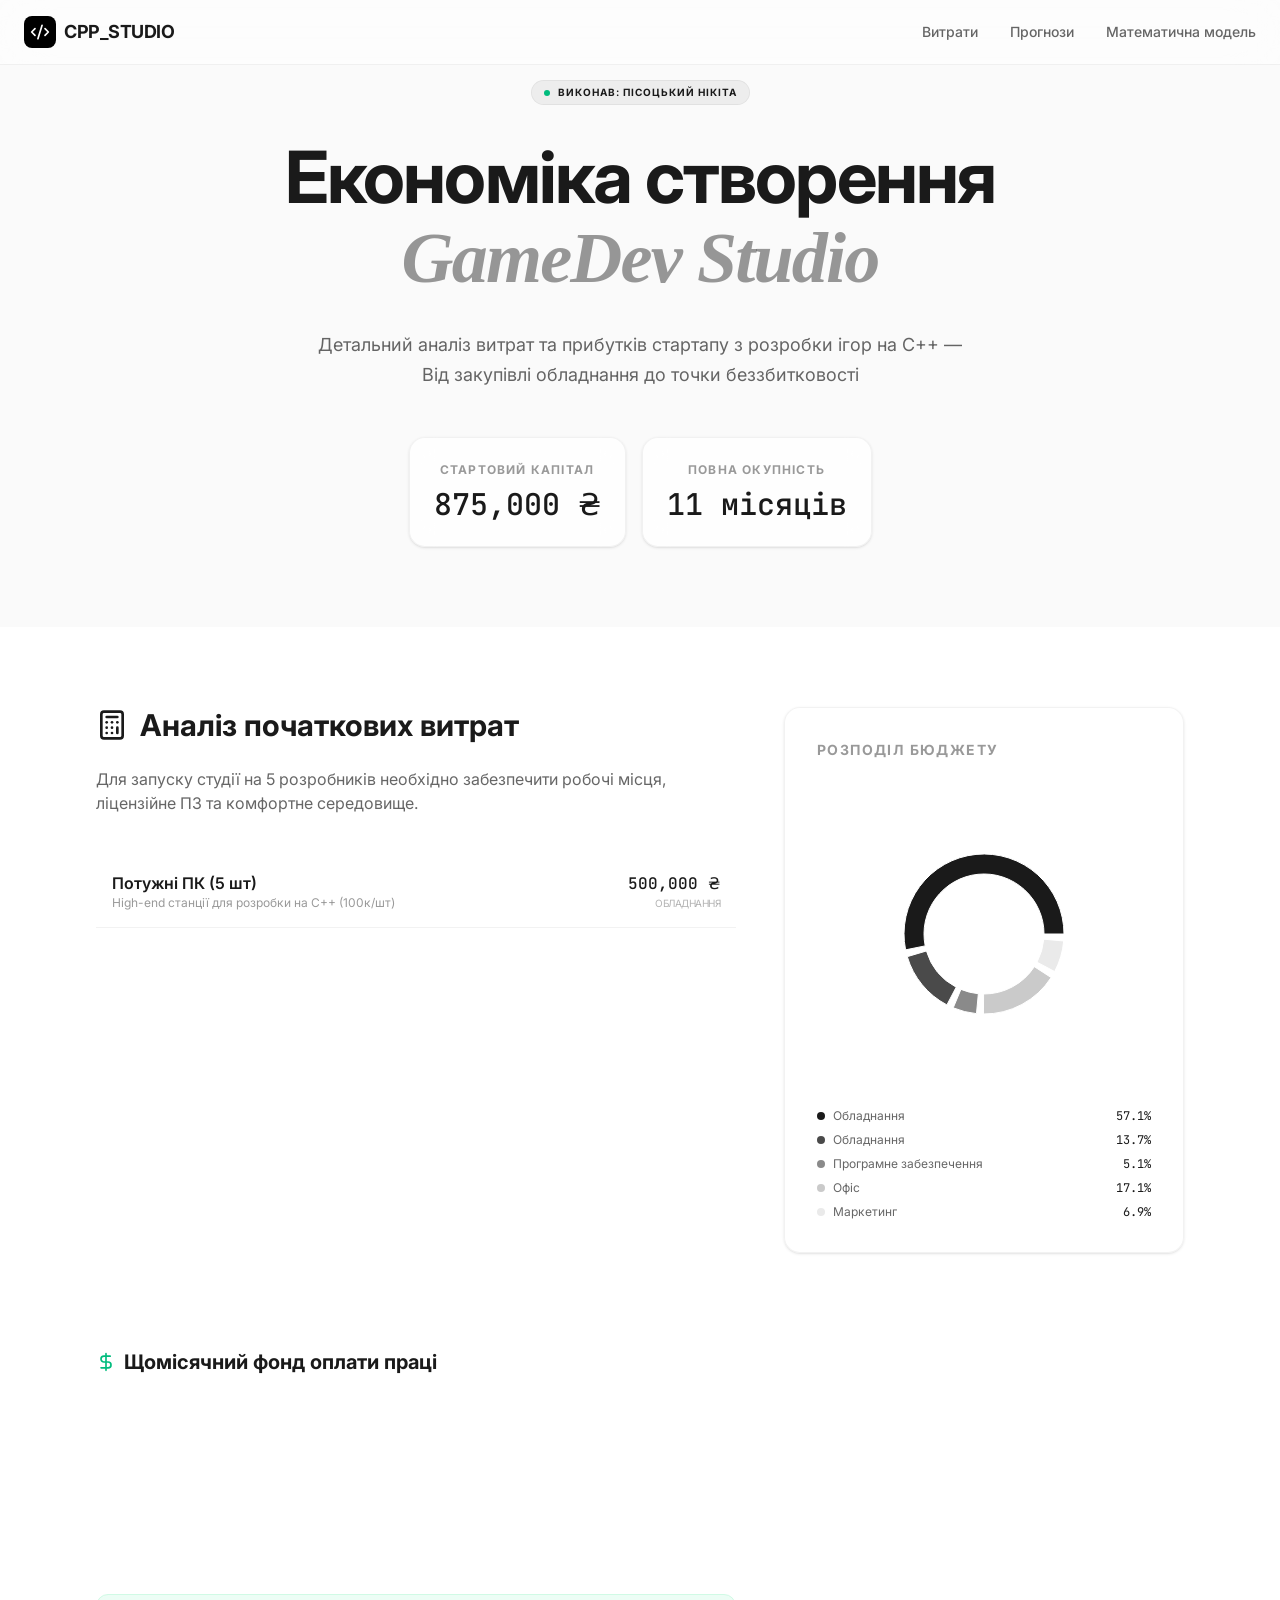
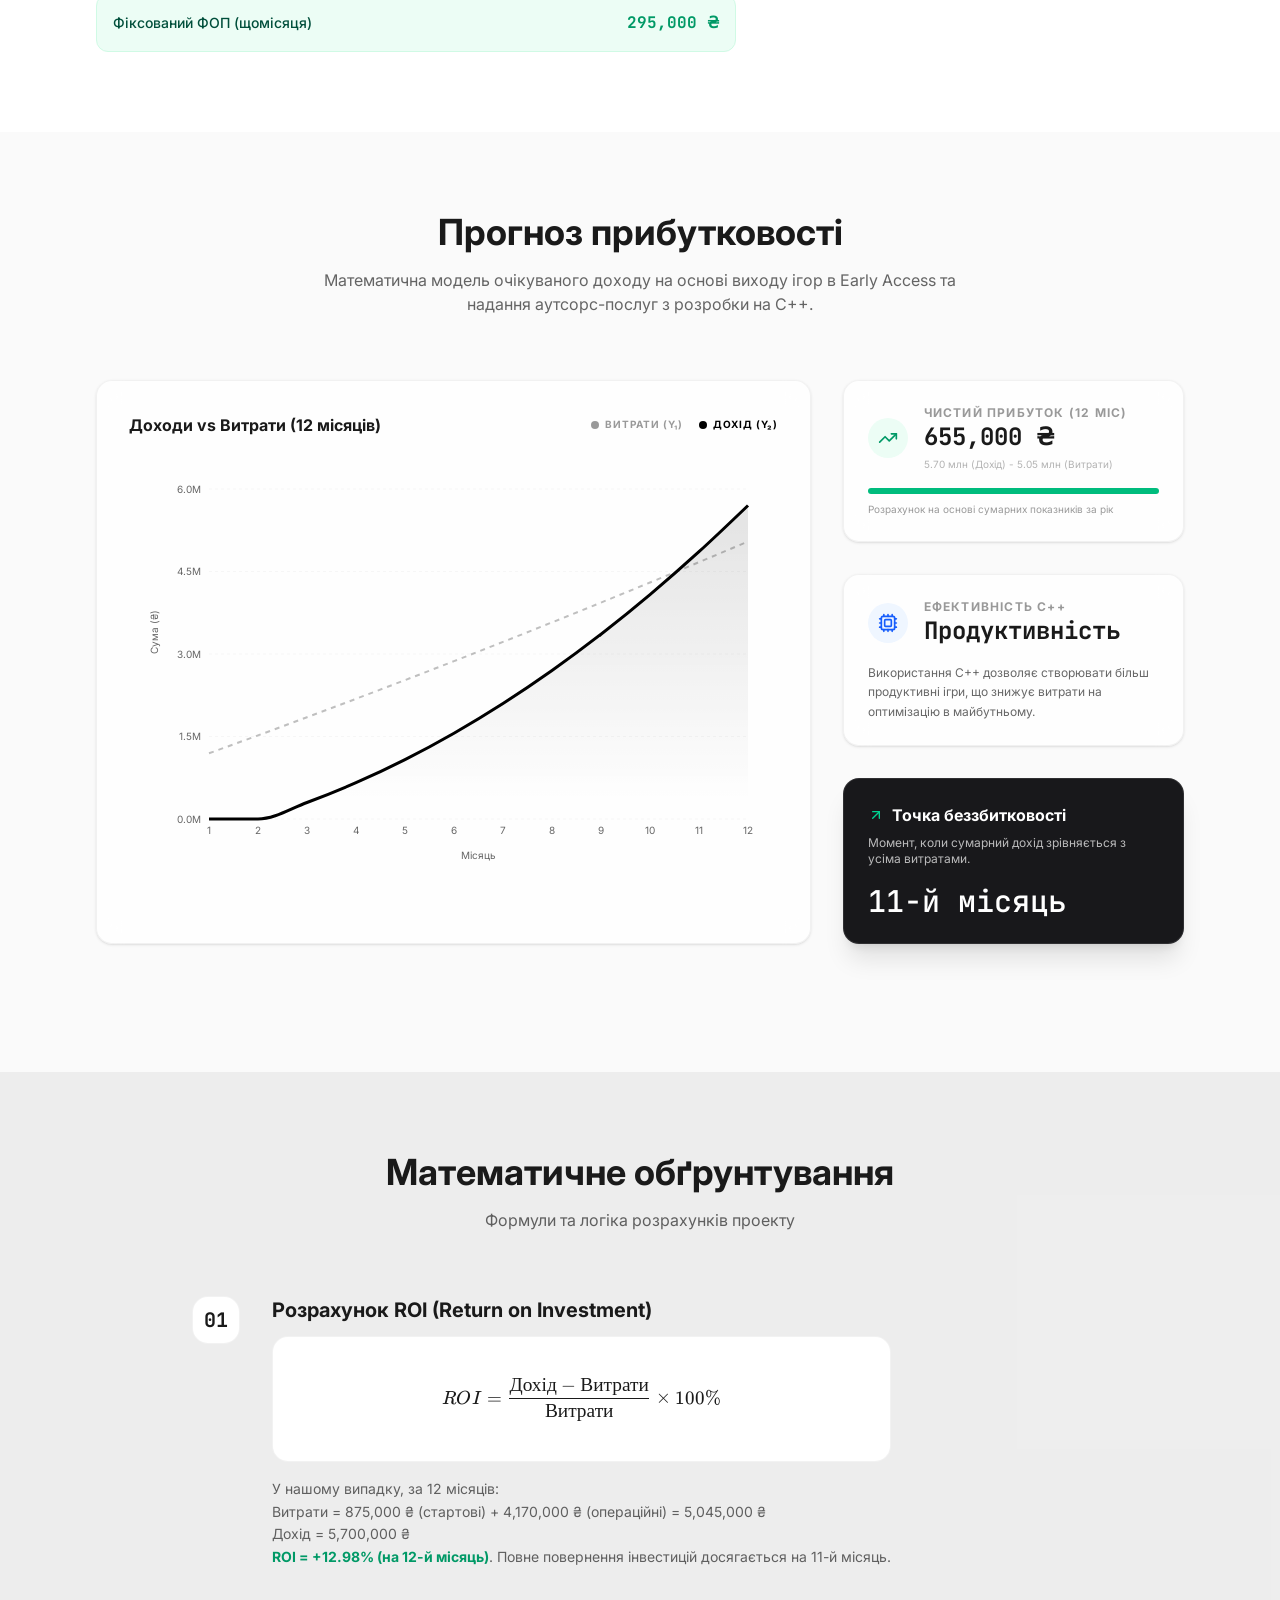
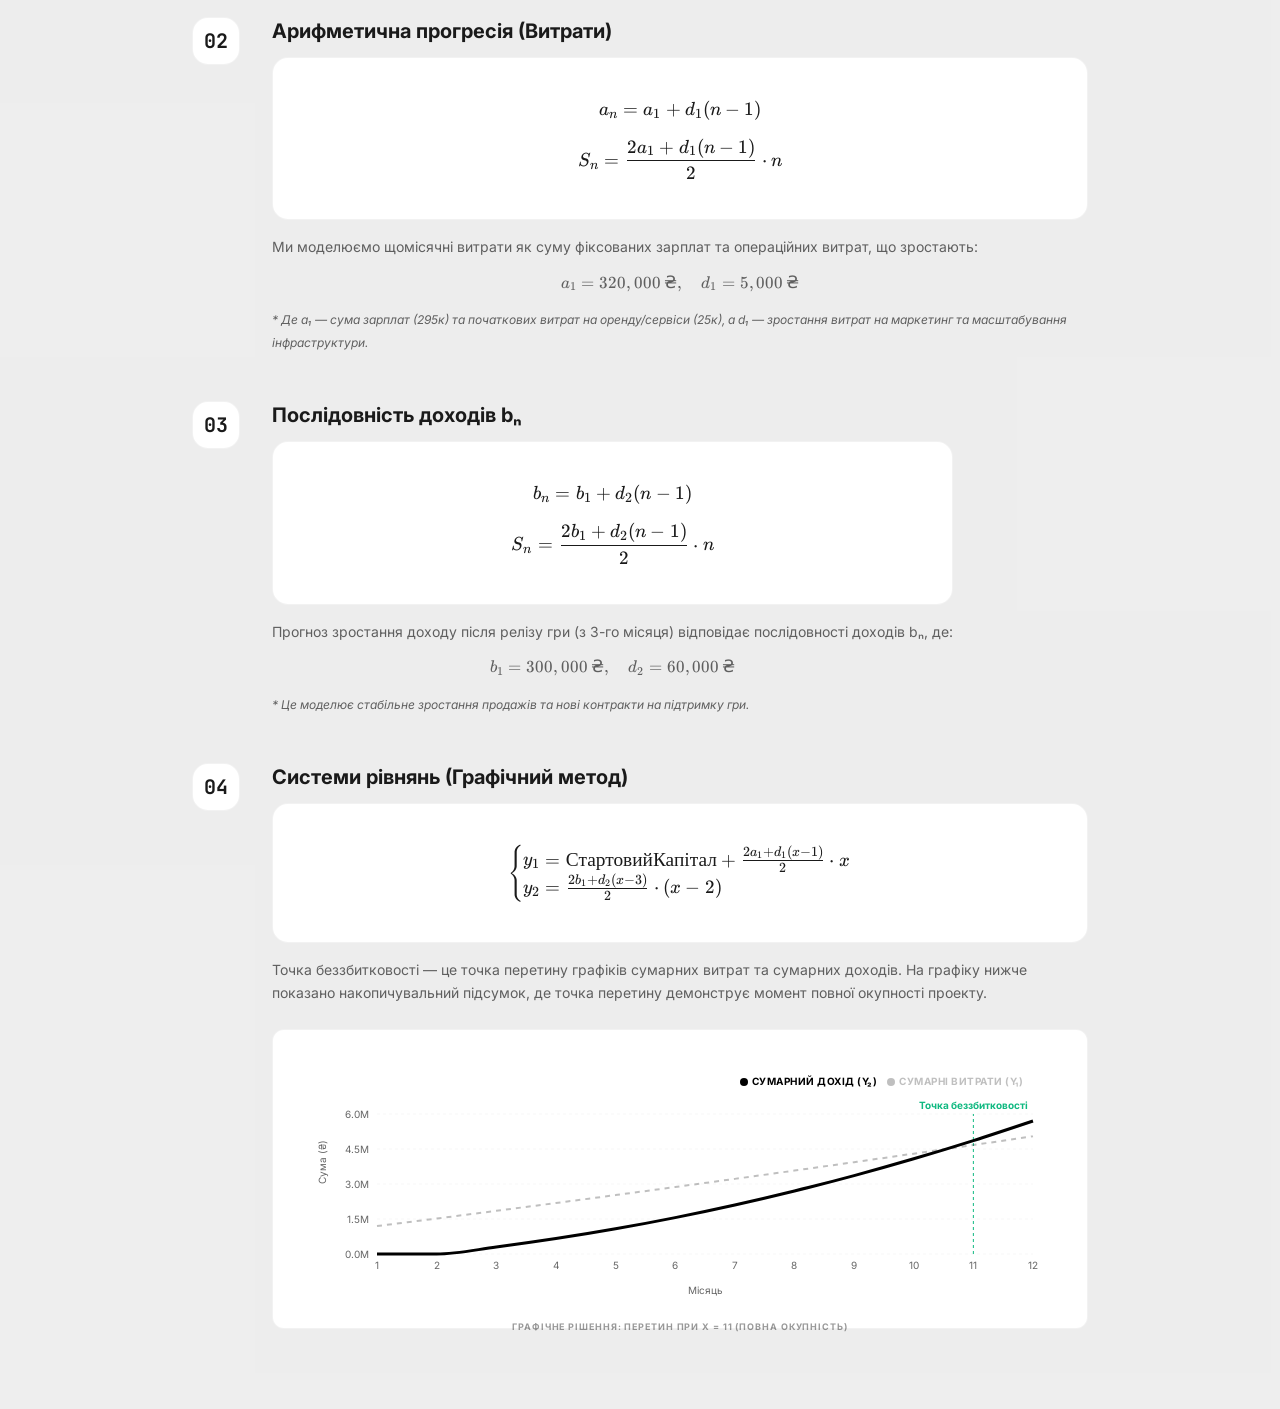
<file: site/index.html>
<!doctype html>
<html lang="en">
  <head>
    <meta charset="UTF-8" />
    <meta name="viewport" content="width=device-width, initial-scale=1.0" />
    <title>CppStudio | Math Project</title>
    <script type="module" crossorigin src="./assets/index-Bos64Ub0.js"></script>
    <link rel="stylesheet" crossorigin href="./assets/index-VuOb-CQ6.css">
  </head>
  <body>
    <div id="root"></div>
  </body>
</html>
</file>
<file: site/assets/index-VuOb-CQ6.css>
@import"https://fonts.googleapis.com/css2?family=Inter:wght@300;400;500;600;700&family=JetBrains+Mono:wght@400;500&display=swap";@font-face{font-display:block;font-family:KaTeX_AMS;font-style:normal;font-weight:400;src:url(./KaTeX_AMS-Regular-BQhdFMY1.woff2) format("woff2"),url(./KaTeX_AMS-Regular-DMm9YOAa.woff) format("woff"),url(./KaTeX_AMS-Regular-DRggAlZN.ttf) format("truetype")}@font-face{font-display:block;font-family:KaTeX_Caligraphic;font-style:normal;font-weight:700;src:url(./KaTeX_Caligraphic-Bold-Dq_IR9rO.woff2) format("woff2"),url(./KaTeX_Caligraphic-Bold-BEiXGLvX.woff) format("woff"),url(./KaTeX_Caligraphic-Bold-ATXxdsX0.ttf) format("truetype")}@font-face{font-display:block;font-family:KaTeX_Caligraphic;font-style:normal;font-weight:400;src:url(./KaTeX_Caligraphic-Regular-Di6jR-x-.woff2) format("woff2"),url(./KaTeX_Caligraphic-Regular-CTRA-rTL.woff) format("woff"),url(./KaTeX_Caligraphic-Regular-wX97UBjC.ttf) format("truetype")}@font-face{font-display:block;font-family:KaTeX_Fraktur;font-style:normal;font-weight:700;src:url(./KaTeX_Fraktur-Bold-CL6g_b3V.woff2) format("woff2"),url(./KaTeX_Fraktur-Bold-BsDP51OF.woff) format("woff"),url(./KaTeX_Fraktur-Bold-BdnERNNW.ttf) format("truetype")}@font-face{font-display:block;font-family:KaTeX_Fraktur;font-style:normal;font-weight:400;src:url(./KaTeX_Fraktur-Regular-CTYiF6lA.woff2) format("woff2"),url(./KaTeX_Fraktur-Regular-Dxdc4cR9.woff) format("woff"),url(./KaTeX_Fraktur-Regular-CB_wures.ttf) format("truetype")}@font-face{font-display:block;font-family:KaTeX_Main;font-style:normal;font-weight:700;src:url(./KaTeX_Main-Bold-Cx986IdX.woff2) format("woff2"),url(./KaTeX_Main-Bold-Jm3AIy58.woff) format("woff"),url(./KaTeX_Main-Bold-waoOVXN0.ttf) format("truetype")}@font-face{font-display:block;font-family:KaTeX_Main;font-style:italic;font-weight:700;src:url(./KaTeX_Main-BoldItalic-DxDJ3AOS.woff2) format("woff2"),url(./KaTeX_Main-BoldItalic-SpSLRI95.woff) format("woff"),url(./KaTeX_Main-BoldItalic-DzxPMmG6.ttf) format("truetype")}@font-face{font-display:block;font-family:KaTeX_Main;font-style:italic;font-weight:400;src:url(./KaTeX_Main-Italic-NWA7e6Wa.woff2) format("woff2"),url(./KaTeX_Main-Italic-BMLOBm91.woff) format("woff"),url(./KaTeX_Main-Italic-3WenGoN9.ttf) format("truetype")}@font-face{font-display:block;font-family:KaTeX_Main;font-style:normal;font-weight:400;src:url(./KaTeX_Main-Regular-B22Nviop.woff2) format("woff2"),url(./KaTeX_Main-Regular-Dr94JaBh.woff) format("woff"),url(./KaTeX_Main-Regular-ypZvNtVU.ttf) format("truetype")}@font-face{font-display:block;font-family:KaTeX_Math;font-style:italic;font-weight:700;src:url(./KaTeX_Math-BoldItalic-CZnvNsCZ.woff2) format("woff2"),url(./KaTeX_Math-BoldItalic-iY-2wyZ7.woff) format("woff"),url(./KaTeX_Math-BoldItalic-B3XSjfu4.ttf) format("truetype")}@font-face{font-display:block;font-family:KaTeX_Math;font-style:italic;font-weight:400;src:url(./KaTeX_Math-Italic-t53AETM-.woff2) format("woff2"),url(./KaTeX_Math-Italic-DA0__PXp.woff) format("woff"),url(./KaTeX_Math-Italic-flOr_0UB.ttf) format("truetype")}@font-face{font-display:block;font-family:KaTeX_SansSerif;font-style:normal;font-weight:700;src:url(./KaTeX_SansSerif-Bold-D1sUS0GD.woff2) format("woff2"),url(./KaTeX_SansSerif-Bold-DbIhKOiC.woff) format("woff"),url(./KaTeX_SansSerif-Bold-CFMepnvq.ttf) format("truetype")}@font-face{font-display:block;font-family:KaTeX_SansSerif;font-style:italic;font-weight:400;src:url(./KaTeX_SansSerif-Italic-C3H0VqGB.woff2) format("woff2"),url(./KaTeX_SansSerif-Italic-DN2j7dab.woff) format("woff"),url(./KaTeX_SansSerif-Italic-YYjJ1zSn.ttf) format("truetype")}@font-face{font-display:block;font-family:KaTeX_SansSerif;font-style:normal;font-weight:400;src:url(./KaTeX_SansSerif-Regular-DDBCnlJ7.woff2) format("woff2"),url(./KaTeX_SansSerif-Regular-CS6fqUqJ.woff) format("woff"),url(./KaTeX_SansSerif-Regular-BNo7hRIc.ttf) format("truetype")}@font-face{font-display:block;font-family:KaTeX_Script;font-style:normal;font-weight:400;src:url(./KaTeX_Script-Regular-D3wIWfF6.woff2) format("woff2"),url(./KaTeX_Script-Regular-D5yQViql.woff) format("woff"),url(./KaTeX_Script-Regular-C5JkGWo-.ttf) format("truetype")}@font-face{font-display:block;font-family:KaTeX_Size1;font-style:normal;font-weight:400;src:url(./KaTeX_Size1-Regular-mCD8mA8B.woff2) format("woff2"),url(./KaTeX_Size1-Regular-C195tn64.woff) format("woff"),url(./KaTeX_Size1-Regular-Dbsnue_I.ttf) format("truetype")}@font-face{font-display:block;font-family:KaTeX_Size2;font-style:normal;font-weight:400;src:url(./KaTeX_Size2-Regular-Dy4dx90m.woff2) format("woff2"),url(./KaTeX_Size2-Regular-oD1tc_U0.woff) format("woff"),url(./KaTeX_Size2-Regular-B7gKUWhC.ttf) format("truetype")}@font-face{font-display:block;font-family:KaTeX_Size3;font-style:normal;font-weight:400;src:url([data-uri]) format("woff2"),url(./KaTeX_Size3-Regular-CTq5MqoE.woff) format("woff"),url(./KaTeX_Size3-Regular-DgpXs0kz.ttf) format("truetype")}@font-face{font-display:block;font-family:KaTeX_Size4;font-style:normal;font-weight:400;src:url(./KaTeX_Size4-Regular-Dl5lxZxV.woff2) format("woff2"),url(./KaTeX_Size4-Regular-BF-4gkZK.woff) format("woff"),url(./KaTeX_Size4-Regular-DWFBv043.ttf) format("truetype")}@font-face{font-display:block;font-family:KaTeX_Typewriter;font-style:normal;font-weight:400;src:url(./KaTeX_Typewriter-Regular-CO6r4hn1.woff2) format("woff2"),url(./KaTeX_Typewriter-Regular-C0xS9mPB.woff) format("woff"),url(./KaTeX_Typewriter-Regular-D3Ib7_Hf.ttf) format("truetype")}.katex{font: 1.21em KaTeX_Main,Times New Roman,serif;line-height:1.2;position:relative;text-indent:0;text-rendering:auto}.katex *{-ms-high-contrast-adjust:none!important;border-color:currentColor}.katex .katex-version:after{content:"0.16.40"}.katex .katex-mathml{clip:rect(1px,1px,1px,1px);border:0;height:1px;overflow:hidden;padding:0;position:absolute;width:1px}.katex .katex-html>.newline{display:block}.katex .base{position:relative;white-space:nowrap;width:-webkit-min-content;width:-moz-min-content;width:min-content}.katex .base,.katex .strut{display:inline-block}.katex .textbf{font-weight:700}.katex .textit{font-style:italic}.katex .textrm{font-family:KaTeX_Main}.katex .textsf{font-family:KaTeX_SansSerif}.katex .texttt{font-family:KaTeX_Typewriter}.katex .mathnormal{font-family:KaTeX_Math;font-style:italic}.katex .mathit{font-family:KaTeX_Main;font-style:italic}.katex .mathrm{font-style:normal}.katex .mathbf{font-family:KaTeX_Main;font-weight:700}.katex .boldsymbol{font-family:KaTeX_Math;font-style:italic;font-weight:700}.katex .amsrm,.katex .mathbb,.katex .textbb{font-family:KaTeX_AMS}.katex .mathcal{font-family:KaTeX_Caligraphic}.katex .mathfrak,.katex .textfrak{font-family:KaTeX_Fraktur}.katex .mathboldfrak,.katex .textboldfrak{font-family:KaTeX_Fraktur;font-weight:700}.katex .mathtt{font-family:KaTeX_Typewriter}.katex .mathscr,.katex .textscr{font-family:KaTeX_Script}.katex .mathsf,.katex .textsf{font-family:KaTeX_SansSerif}.katex .mathboldsf,.katex .textboldsf{font-family:KaTeX_SansSerif;font-weight:700}.katex .mathitsf,.katex .mathsfit,.katex .textitsf{font-family:KaTeX_SansSerif;font-style:italic}.katex .mainrm{font-family:KaTeX_Main;font-style:normal}.katex .vlist-t{border-collapse:collapse;display:inline-table;table-layout:fixed}.katex .vlist-r{display:table-row}.katex .vlist{display:table-cell;position:relative;vertical-align:bottom}.katex .vlist>span{display:block;height:0;position:relative}.katex .vlist>span>span{display:inline-block}.katex .vlist>span>.pstrut{overflow:hidden;width:0}.katex .vlist-t2{margin-right:-2px}.katex .vlist-s{display:table-cell;font-size:1px;min-width:2px;vertical-align:bottom;width:2px}.katex .vbox{align-items:baseline;display:inline-flex;flex-direction:column}.katex .hbox{width:100%}.katex .hbox,.katex .thinbox{display:inline-flex;flex-direction:row}.katex .thinbox{max-width:0;width:0}.katex .msupsub{text-align:left}.katex .mfrac>span>span{text-align:center}.katex .mfrac .frac-line{border-bottom-style:solid;display:inline-block;width:100%}.katex .hdashline,.katex .hline,.katex .mfrac .frac-line,.katex .overline .overline-line,.katex .rule,.katex .underline .underline-line{min-height:1px}.katex .mspace{display:inline-block}.katex .smash{display:inline;line-height:0}.katex .clap,.katex .llap,.katex .rlap{position:relative;width:0}.katex .clap>.inner,.katex .llap>.inner,.katex .rlap>.inner{position:absolute}.katex .clap>.fix,.katex .llap>.fix,.katex .rlap>.fix{display:inline-block}.katex .llap>.inner{right:0}.katex .clap>.inner,.katex .rlap>.inner{left:0}.katex .clap>.inner>span{margin-left:-50%;margin-right:50%}.katex .rule{border:0 solid;display:inline-block;position:relative}.katex .hline,.katex .overline .overline-line,.katex .underline .underline-line{border-bottom-style:solid;display:inline-block;width:100%}.katex .hdashline{border-bottom-style:dashed;display:inline-block;width:100%}.katex .sqrt>.root{margin-left:.2777777778em;margin-right:-.5555555556em}.katex .fontsize-ensurer.reset-size1.size1,.katex .sizing.reset-size1.size1{font-size:1em}.katex .fontsize-ensurer.reset-size1.size2,.katex .sizing.reset-size1.size2{font-size:1.2em}.katex .fontsize-ensurer.reset-size1.size3,.katex .sizing.reset-size1.size3{font-size:1.4em}.katex .fontsize-ensurer.reset-size1.size4,.katex .sizing.reset-size1.size4{font-size:1.6em}.katex .fontsize-ensurer.reset-size1.size5,.katex .sizing.reset-size1.size5{font-size:1.8em}.katex .fontsize-ensurer.reset-size1.size6,.katex .sizing.reset-size1.size6{font-size:2em}.katex .fontsize-ensurer.reset-size1.size7,.katex .sizing.reset-size1.size7{font-size:2.4em}.katex .fontsize-ensurer.reset-size1.size8,.katex .sizing.reset-size1.size8{font-size:2.88em}.katex .fontsize-ensurer.reset-size1.size9,.katex .sizing.reset-size1.size9{font-size:3.456em}.katex .fontsize-ensurer.reset-size1.size10,.katex .sizing.reset-size1.size10{font-size:4.148em}.katex .fontsize-ensurer.reset-size1.size11,.katex .sizing.reset-size1.size11{font-size:4.976em}.katex .fontsize-ensurer.reset-size2.size1,.katex .sizing.reset-size2.size1{font-size:.8333333333em}.katex .fontsize-ensurer.reset-size2.size2,.katex .sizing.reset-size2.size2{font-size:1em}.katex .fontsize-ensurer.reset-size2.size3,.katex .sizing.reset-size2.size3{font-size:1.1666666667em}.katex .fontsize-ensurer.reset-size2.size4,.katex .sizing.reset-size2.size4{font-size:1.3333333333em}.katex .fontsize-ensurer.reset-size2.size5,.katex .sizing.reset-size2.size5{font-size:1.5em}.katex .fontsize-ensurer.reset-size2.size6,.katex .sizing.reset-size2.size6{font-size:1.6666666667em}.katex .fontsize-ensurer.reset-size2.size7,.katex .sizing.reset-size2.size7{font-size:2em}.katex .fontsize-ensurer.reset-size2.size8,.katex .sizing.reset-size2.size8{font-size:2.4em}.katex .fontsize-ensurer.reset-size2.size9,.katex .sizing.reset-size2.size9{font-size:2.88em}.katex .fontsize-ensurer.reset-size2.size10,.katex .sizing.reset-size2.size10{font-size:3.4566666667em}.katex .fontsize-ensurer.reset-size2.size11,.katex .sizing.reset-size2.size11{font-size:4.1466666667em}.katex .fontsize-ensurer.reset-size3.size1,.katex .sizing.reset-size3.size1{font-size:.7142857143em}.katex .fontsize-ensurer.reset-size3.size2,.katex .sizing.reset-size3.size2{font-size:.8571428571em}.katex .fontsize-ensurer.reset-size3.size3,.katex .sizing.reset-size3.size3{font-size:1em}.katex .fontsize-ensurer.reset-size3.size4,.katex .sizing.reset-size3.size4{font-size:1.1428571429em}.katex .fontsize-ensurer.reset-size3.size5,.katex .sizing.reset-size3.size5{font-size:1.2857142857em}.katex .fontsize-ensurer.reset-size3.size6,.katex .sizing.reset-size3.size6{font-size:1.4285714286em}.katex .fontsize-ensurer.reset-size3.size7,.katex .sizing.reset-size3.size7{font-size:1.7142857143em}.katex .fontsize-ensurer.reset-size3.size8,.katex .sizing.reset-size3.size8{font-size:2.0571428571em}.katex .fontsize-ensurer.reset-size3.size9,.katex .sizing.reset-size3.size9{font-size:2.4685714286em}.katex .fontsize-ensurer.reset-size3.size10,.katex .sizing.reset-size3.size10{font-size:2.9628571429em}.katex .fontsize-ensurer.reset-size3.size11,.katex .sizing.reset-size3.size11{font-size:3.5542857143em}.katex .fontsize-ensurer.reset-size4.size1,.katex .sizing.reset-size4.size1{font-size:.625em}.katex .fontsize-ensurer.reset-size4.size2,.katex .sizing.reset-size4.size2{font-size:.75em}.katex .fontsize-ensurer.reset-size4.size3,.katex .sizing.reset-size4.size3{font-size:.875em}.katex .fontsize-ensurer.reset-size4.size4,.katex .sizing.reset-size4.size4{font-size:1em}.katex .fontsize-ensurer.reset-size4.size5,.katex .sizing.reset-size4.size5{font-size:1.125em}.katex .fontsize-ensurer.reset-size4.size6,.katex .sizing.reset-size4.size6{font-size:1.25em}.katex .fontsize-ensurer.reset-size4.size7,.katex .sizing.reset-size4.size7{font-size:1.5em}.katex .fontsize-ensurer.reset-size4.size8,.katex .sizing.reset-size4.size8{font-size:1.8em}.katex .fontsize-ensurer.reset-size4.size9,.katex .sizing.reset-size4.size9{font-size:2.16em}.katex .fontsize-ensurer.reset-size4.size10,.katex .sizing.reset-size4.size10{font-size:2.5925em}.katex .fontsize-ensurer.reset-size4.size11,.katex .sizing.reset-size4.size11{font-size:3.11em}.katex .fontsize-ensurer.reset-size5.size1,.katex .sizing.reset-size5.size1{font-size:.5555555556em}.katex .fontsize-ensurer.reset-size5.size2,.katex .sizing.reset-size5.size2{font-size:.6666666667em}.katex .fontsize-ensurer.reset-size5.size3,.katex .sizing.reset-size5.size3{font-size:.7777777778em}.katex .fontsize-ensurer.reset-size5.size4,.katex .sizing.reset-size5.size4{font-size:.8888888889em}.katex .fontsize-ensurer.reset-size5.size5,.katex .sizing.reset-size5.size5{font-size:1em}.katex .fontsize-ensurer.reset-size5.size6,.katex .sizing.reset-size5.size6{font-size:1.1111111111em}.katex .fontsize-ensurer.reset-size5.size7,.katex .sizing.reset-size5.size7{font-size:1.3333333333em}.katex .fontsize-ensurer.reset-size5.size8,.katex .sizing.reset-size5.size8{font-size:1.6em}.katex .fontsize-ensurer.reset-size5.size9,.katex .sizing.reset-size5.size9{font-size:1.92em}.katex .fontsize-ensurer.reset-size5.size10,.katex .sizing.reset-size5.size10{font-size:2.3044444444em}.katex .fontsize-ensurer.reset-size5.size11,.katex .sizing.reset-size5.size11{font-size:2.7644444444em}.katex .fontsize-ensurer.reset-size6.size1,.katex .sizing.reset-size6.size1{font-size:.5em}.katex .fontsize-ensurer.reset-size6.size2,.katex .sizing.reset-size6.size2{font-size:.6em}.katex .fontsize-ensurer.reset-size6.size3,.katex .sizing.reset-size6.size3{font-size:.7em}.katex .fontsize-ensurer.reset-size6.size4,.katex .sizing.reset-size6.size4{font-size:.8em}.katex .fontsize-ensurer.reset-size6.size5,.katex .sizing.reset-size6.size5{font-size:.9em}.katex .fontsize-ensurer.reset-size6.size6,.katex .sizing.reset-size6.size6{font-size:1em}.katex .fontsize-ensurer.reset-size6.size7,.katex .sizing.reset-size6.size7{font-size:1.2em}.katex .fontsize-ensurer.reset-size6.size8,.katex .sizing.reset-size6.size8{font-size:1.44em}.katex .fontsize-ensurer.reset-size6.size9,.katex .sizing.reset-size6.size9{font-size:1.728em}.katex .fontsize-ensurer.reset-size6.size10,.katex .sizing.reset-size6.size10{font-size:2.074em}.katex .fontsize-ensurer.reset-size6.size11,.katex .sizing.reset-size6.size11{font-size:2.488em}.katex .fontsize-ensurer.reset-size7.size1,.katex .sizing.reset-size7.size1{font-size:.4166666667em}.katex .fontsize-ensurer.reset-size7.size2,.katex .sizing.reset-size7.size2{font-size:.5em}.katex .fontsize-ensurer.reset-size7.size3,.katex .sizing.reset-size7.size3{font-size:.5833333333em}.katex .fontsize-ensurer.reset-size7.size4,.katex .sizing.reset-size7.size4{font-size:.6666666667em}.katex .fontsize-ensurer.reset-size7.size5,.katex .sizing.reset-size7.size5{font-size:.75em}.katex .fontsize-ensurer.reset-size7.size6,.katex .sizing.reset-size7.size6{font-size:.8333333333em}.katex .fontsize-ensurer.reset-size7.size7,.katex .sizing.reset-size7.size7{font-size:1em}.katex .fontsize-ensurer.reset-size7.size8,.katex .sizing.reset-size7.size8{font-size:1.2em}.katex .fontsize-ensurer.reset-size7.size9,.katex .sizing.reset-size7.size9{font-size:1.44em}.katex .fontsize-ensurer.reset-size7.size10,.katex .sizing.reset-size7.size10{font-size:1.7283333333em}.katex .fontsize-ensurer.reset-size7.size11,.katex .sizing.reset-size7.size11{font-size:2.0733333333em}.katex .fontsize-ensurer.reset-size8.size1,.katex .sizing.reset-size8.size1{font-size:.3472222222em}.katex .fontsize-ensurer.reset-size8.size2,.katex .sizing.reset-size8.size2{font-size:.4166666667em}.katex .fontsize-ensurer.reset-size8.size3,.katex .sizing.reset-size8.size3{font-size:.4861111111em}.katex .fontsize-ensurer.reset-size8.size4,.katex .sizing.reset-size8.size4{font-size:.5555555556em}.katex .fontsize-ensurer.reset-size8.size5,.katex .sizing.reset-size8.size5{font-size:.625em}.katex .fontsize-ensurer.reset-size8.size6,.katex .sizing.reset-size8.size6{font-size:.6944444444em}.katex .fontsize-ensurer.reset-size8.size7,.katex .sizing.reset-size8.size7{font-size:.8333333333em}.katex .fontsize-ensurer.reset-size8.size8,.katex .sizing.reset-size8.size8{font-size:1em}.katex .fontsize-ensurer.reset-size8.size9,.katex .sizing.reset-size8.size9{font-size:1.2em}.katex .fontsize-ensurer.reset-size8.size10,.katex .sizing.reset-size8.size10{font-size:1.4402777778em}.katex .fontsize-ensurer.reset-size8.size11,.katex .sizing.reset-size8.size11{font-size:1.7277777778em}.katex .fontsize-ensurer.reset-size9.size1,.katex .sizing.reset-size9.size1{font-size:.2893518519em}.katex .fontsize-ensurer.reset-size9.size2,.katex .sizing.reset-size9.size2{font-size:.3472222222em}.katex .fontsize-ensurer.reset-size9.size3,.katex .sizing.reset-size9.size3{font-size:.4050925926em}.katex .fontsize-ensurer.reset-size9.size4,.katex .sizing.reset-size9.size4{font-size:.462962963em}.katex .fontsize-ensurer.reset-size9.size5,.katex .sizing.reset-size9.size5{font-size:.5208333333em}.katex .fontsize-ensurer.reset-size9.size6,.katex .sizing.reset-size9.size6{font-size:.5787037037em}.katex .fontsize-ensurer.reset-size9.size7,.katex .sizing.reset-size9.size7{font-size:.6944444444em}.katex .fontsize-ensurer.reset-size9.size8,.katex .sizing.reset-size9.size8{font-size:.8333333333em}.katex .fontsize-ensurer.reset-size9.size9,.katex .sizing.reset-size9.size9{font-size:1em}.katex .fontsize-ensurer.reset-size9.size10,.katex .sizing.reset-size9.size10{font-size:1.2002314815em}.katex .fontsize-ensurer.reset-size9.size11,.katex .sizing.reset-size9.size11{font-size:1.4398148148em}.katex .fontsize-ensurer.reset-size10.size1,.katex .sizing.reset-size10.size1{font-size:.2410800386em}.katex .fontsize-ensurer.reset-size10.size2,.katex .sizing.reset-size10.size2{font-size:.2892960463em}.katex .fontsize-ensurer.reset-size10.size3,.katex .sizing.reset-size10.size3{font-size:.337512054em}.katex .fontsize-ensurer.reset-size10.size4,.katex .sizing.reset-size10.size4{font-size:.3857280617em}.katex .fontsize-ensurer.reset-size10.size5,.katex .sizing.reset-size10.size5{font-size:.4339440694em}.katex .fontsize-ensurer.reset-size10.size6,.katex .sizing.reset-size10.size6{font-size:.4821600771em}.katex .fontsize-ensurer.reset-size10.size7,.katex .sizing.reset-size10.size7{font-size:.5785920926em}.katex .fontsize-ensurer.reset-size10.size8,.katex .sizing.reset-size10.size8{font-size:.6943105111em}.katex .fontsize-ensurer.reset-size10.size9,.katex .sizing.reset-size10.size9{font-size:.8331726133em}.katex .fontsize-ensurer.reset-size10.size10,.katex .sizing.reset-size10.size10{font-size:1em}.katex .fontsize-ensurer.reset-size10.size11,.katex .sizing.reset-size10.size11{font-size:1.1996142719em}.katex .fontsize-ensurer.reset-size11.size1,.katex .sizing.reset-size11.size1{font-size:.2009646302em}.katex .fontsize-ensurer.reset-size11.size2,.katex .sizing.reset-size11.size2{font-size:.2411575563em}.katex .fontsize-ensurer.reset-size11.size3,.katex .sizing.reset-size11.size3{font-size:.2813504823em}.katex .fontsize-ensurer.reset-size11.size4,.katex .sizing.reset-size11.size4{font-size:.3215434084em}.katex .fontsize-ensurer.reset-size11.size5,.katex .sizing.reset-size11.size5{font-size:.3617363344em}.katex .fontsize-ensurer.reset-size11.size6,.katex .sizing.reset-size11.size6{font-size:.4019292605em}.katex .fontsize-ensurer.reset-size11.size7,.katex .sizing.reset-size11.size7{font-size:.4823151125em}.katex .fontsize-ensurer.reset-size11.size8,.katex .sizing.reset-size11.size8{font-size:.578778135em}.katex .fontsize-ensurer.reset-size11.size9,.katex .sizing.reset-size11.size9{font-size:.6945337621em}.katex .fontsize-ensurer.reset-size11.size10,.katex .sizing.reset-size11.size10{font-size:.8336012862em}.katex .fontsize-ensurer.reset-size11.size11,.katex .sizing.reset-size11.size11{font-size:1em}.katex .delimsizing.size1{font-family:KaTeX_Size1}.katex .delimsizing.size2{font-family:KaTeX_Size2}.katex .delimsizing.size3{font-family:KaTeX_Size3}.katex .delimsizing.size4{font-family:KaTeX_Size4}.katex .delimsizing.mult .delim-size1>span{font-family:KaTeX_Size1}.katex .delimsizing.mult .delim-size4>span{font-family:KaTeX_Size4}.katex .nulldelimiter{display:inline-block;width:.12em}.katex .delimcenter,.katex .op-symbol{position:relative}.katex .op-symbol.small-op{font-family:KaTeX_Size1}.katex .op-symbol.large-op{font-family:KaTeX_Size2}.katex .accent>.vlist-t,.katex .op-limits>.vlist-t{text-align:center}.katex .accent .accent-body{position:relative}.katex .accent .accent-body:not(.accent-full){width:0}.katex .overlay{display:block}.katex .mtable .vertical-separator{display:inline-block;min-width:1px}.katex .mtable .arraycolsep{display:inline-block}.katex .mtable .col-align-c>.vlist-t{text-align:center}.katex .mtable .col-align-l>.vlist-t{text-align:left}.katex .mtable .col-align-r>.vlist-t{text-align:right}.katex .svg-align{text-align:left}.katex svg{fill:currentColor;stroke:currentColor;display:block;height:inherit;position:absolute;width:100%}.katex svg path{stroke:none}.katex svg{fill-rule:nonzero;fill-opacity:1;stroke-width:1;stroke-linecap:butt;stroke-linejoin:miter;stroke-miterlimit:4;stroke-dasharray:none;stroke-dashoffset:0;stroke-opacity:1}.katex img{border-style:none;max-height:none;max-width:none;min-height:0;min-width:0}.katex .stretchy{display:block;overflow:hidden;position:relative;width:100%}.katex .stretchy:after,.katex .stretchy:before{content:""}.katex .hide-tail{overflow:hidden;position:relative;width:100%}.katex .halfarrow-left{left:0;overflow:hidden;position:absolute;width:50.2%}.katex .halfarrow-right{overflow:hidden;position:absolute;right:0;width:50.2%}.katex .brace-left{left:0;overflow:hidden;position:absolute;width:25.1%}.katex .brace-center{left:25%;overflow:hidden;position:absolute;width:50%}.katex .brace-right{overflow:hidden;position:absolute;right:0;width:25.1%}.katex .x-arrow-pad{padding:0 .5em}.katex .cd-arrow-pad{padding:0 .55556em 0 .27778em}.katex .mover,.katex .munder,.katex .x-arrow{text-align:center}.katex .boxpad{padding:0 .3em}.katex .fbox,.katex .fcolorbox{border:.04em solid;box-sizing:border-box}.katex .cancel-pad{padding:0 .2em}.katex .cancel-lap{margin-left:-.2em;margin-right:-.2em}.katex .sout{border-bottom-style:solid;border-bottom-width:.08em}.katex .angl{border-right:.049em solid;border-top:.049em solid;box-sizing:border-box;margin-right:.03889em}.katex .anglpad{padding:0 .03889em}.katex .eqn-num:before{content:"(" counter(katexEqnNo) ")";counter-increment:katexEqnNo}.katex .mml-eqn-num:before{content:"(" counter(mmlEqnNo) ")";counter-increment:mmlEqnNo}.katex .mtr-glue{width:50%}.katex .cd-vert-arrow{display:inline-block;position:relative}.katex .cd-label-left{display:inline-block;position:absolute;right:calc(50% + .3em);text-align:left}.katex .cd-label-right{display:inline-block;left:calc(50% + .3em);position:absolute;text-align:right}.katex-display{display:block;margin:1em 0;text-align:center}.katex-display>.katex{display:block;text-align:center;white-space:nowrap}.katex-display>.katex>.katex-html{display:block;position:relative}.katex-display>.katex>.katex-html>.tag{position:absolute;right:0}.katex-display.leqno>.katex>.katex-html>.tag{left:0;right:auto}.katex-display.fleqn>.katex{padding-left:2em;text-align:left}body{counter-reset:katexEqnNo mmlEqnNo}/*! tailwindcss v4.2.1 | MIT License | https://tailwindcss.com */@layer properties{@supports (((-webkit-hyphens:none)) and (not (margin-trim:inline))) or ((-moz-orient:inline) and (not (color:rgb(from red r g b)))){*,:before,:after,::backdrop{--tw-space-y-reverse:0;--tw-border-style:solid;--tw-leading:initial;--tw-font-weight:initial;--tw-tracking:initial;--tw-shadow:0 0 #0000;--tw-shadow-color:initial;--tw-shadow-alpha:100%;--tw-inset-shadow:0 0 #0000;--tw-inset-shadow-color:initial;--tw-inset-shadow-alpha:100%;--tw-ring-color:initial;--tw-ring-shadow:0 0 #0000;--tw-inset-ring-color:initial;--tw-inset-ring-shadow:0 0 #0000;--tw-ring-inset:initial;--tw-ring-offset-width:0px;--tw-ring-offset-color:#fff;--tw-ring-offset-shadow:0 0 #0000;--tw-backdrop-blur:initial;--tw-backdrop-brightness:initial;--tw-backdrop-contrast:initial;--tw-backdrop-grayscale:initial;--tw-backdrop-hue-rotate:initial;--tw-backdrop-invert:initial;--tw-backdrop-opacity:initial;--tw-backdrop-saturate:initial;--tw-backdrop-sepia:initial}}}@layer theme{:root,:host{--font-sans:"Inter", ui-sans-serif, system-ui, sans-serif;--font-serif:ui-serif, Georgia, Cambria, "Times New Roman", Times, serif;--font-mono:"JetBrains Mono", ui-monospace, SFMono-Regular, monospace;--color-emerald-50:oklch(97.9% .021 166.113);--color-emerald-100:oklch(95% .052 163.051);--color-emerald-400:oklch(76.5% .177 163.223);--color-emerald-500:oklch(69.6% .17 162.48);--color-emerald-600:oklch(59.6% .145 163.225);--color-emerald-900:oklch(37.8% .077 168.94);--color-blue-50:oklch(97% .014 254.604);--color-blue-600:oklch(54.6% .245 262.881);--color-zinc-900:oklch(21% .006 285.885);--color-black:#000;--color-white:#fff;--spacing:.25rem;--container-xl:36rem;--container-2xl:42rem;--container-4xl:56rem;--container-7xl:80rem;--text-xs:.75rem;--text-xs--line-height:calc(1 / .75);--text-sm:.875rem;--text-sm--line-height:calc(1.25 / .875);--text-lg:1.125rem;--text-lg--line-height:calc(1.75 / 1.125);--text-xl:1.25rem;--text-xl--line-height:calc(1.75 / 1.25);--text-2xl:1.5rem;--text-2xl--line-height:calc(2 / 1.5);--text-3xl:1.875rem;--text-3xl--line-height: 1.2 ;--text-4xl:2.25rem;--text-4xl--line-height:calc(2.5 / 2.25);--text-5xl:3rem;--text-5xl--line-height:1;--text-7xl:4.5rem;--text-7xl--line-height:1;--font-weight-medium:500;--font-weight-semibold:600;--font-weight-bold:700;--tracking-tighter:-.05em;--tracking-tight:-.025em;--tracking-widest:.1em;--leading-relaxed:1.625;--radius-lg:.5rem;--radius-xl:.75rem;--radius-2xl:1rem;--animate-pulse:pulse 2s cubic-bezier(.4, 0, .6, 1) infinite;--blur-md:12px;--blur-xl:24px;--default-transition-duration:.15s;--default-transition-timing-function:cubic-bezier(.4, 0, .2, 1);--default-font-family:var(--font-sans);--default-mono-font-family:var(--font-mono)}}@layer base{*,:after,:before,::backdrop{box-sizing:border-box;border:0 solid;margin:0;padding:0}::file-selector-button{box-sizing:border-box;border:0 solid;margin:0;padding:0}html,:host{-webkit-text-size-adjust:100%;-moz-tab-size:4;tab-size:4;line-height:1.5;font-family:var(--default-font-family,ui-sans-serif, system-ui, sans-serif, "Apple Color Emoji", "Segoe UI Emoji", "Segoe UI Symbol", "Noto Color Emoji");font-feature-settings:var(--default-font-feature-settings,normal);font-variation-settings:var(--default-font-variation-settings,normal);-webkit-tap-highlight-color:transparent}hr{height:0;color:inherit;border-top-width:1px}abbr:where([title]){-webkit-text-decoration:underline dotted;text-decoration:underline dotted}h1,h2,h3,h4,h5,h6{font-size:inherit;font-weight:inherit}a{color:inherit;-webkit-text-decoration:inherit;text-decoration:inherit}b,strong{font-weight:bolder}code,kbd,samp,pre{font-family:var(--default-mono-font-family,ui-monospace, SFMono-Regular, Menlo, Monaco, Consolas, "Liberation Mono", "Courier New", monospace);font-feature-settings:var(--default-mono-font-feature-settings,normal);font-variation-settings:var(--default-mono-font-variation-settings,normal);font-size:1em}small{font-size:80%}sub,sup{vertical-align:baseline;font-size:75%;line-height:0;position:relative}sub{bottom:-.25em}sup{top:-.5em}table{text-indent:0;border-color:inherit;border-collapse:collapse}:-moz-focusring{outline:auto}progress{vertical-align:baseline}summary{display:list-item}ol,ul,menu{list-style:none}img,svg,video,canvas,audio,iframe,embed,object{vertical-align:middle;display:block}img,video{max-width:100%;height:auto}button,input,select,optgroup,textarea{font:inherit;font-feature-settings:inherit;font-variation-settings:inherit;letter-spacing:inherit;color:inherit;opacity:1;background-color:#0000;border-radius:0}::file-selector-button{font:inherit;font-feature-settings:inherit;font-variation-settings:inherit;letter-spacing:inherit;color:inherit;opacity:1;background-color:#0000;border-radius:0}:where(select:is([multiple],[size])) optgroup{font-weight:bolder}:where(select:is([multiple],[size])) optgroup option{padding-inline-start:20px}::file-selector-button{margin-inline-end:4px}::placeholder{opacity:1}@supports (not ((-webkit-appearance:-apple-pay-button))) or (contain-intrinsic-size:1px){::placeholder{color:currentColor}@supports (color:color-mix(in lab,red,red)){::placeholder{color:color-mix(in oklab,currentcolor 50%,transparent)}}}textarea{resize:vertical}::-webkit-search-decoration{-webkit-appearance:none}::-webkit-date-and-time-value{min-height:1lh;text-align:inherit}::-webkit-datetime-edit{display:inline-flex}::-webkit-datetime-edit-fields-wrapper{padding:0}::-webkit-datetime-edit{padding-block:0}::-webkit-datetime-edit-year-field{padding-block:0}::-webkit-datetime-edit-month-field{padding-block:0}::-webkit-datetime-edit-day-field{padding-block:0}::-webkit-datetime-edit-hour-field{padding-block:0}::-webkit-datetime-edit-minute-field{padding-block:0}::-webkit-datetime-edit-second-field{padding-block:0}::-webkit-datetime-edit-millisecond-field{padding-block:0}::-webkit-datetime-edit-meridiem-field{padding-block:0}::-webkit-calendar-picker-indicator{line-height:1}:-moz-ui-invalid{box-shadow:none}button,input:where([type=button],[type=reset],[type=submit]){-webkit-appearance:button;-moz-appearance:button;appearance:button}::file-selector-button{-webkit-appearance:button;-moz-appearance:button;appearance:button}::-webkit-inner-spin-button{height:auto}::-webkit-outer-spin-button{height:auto}[hidden]:where(:not([hidden=until-found])){display:none!important}body{font-family:var(--font-sans);color:#1a1a1a;-webkit-font-smoothing:antialiased;-moz-osx-font-smoothing:grayscale;background-color:#fafafa}}@layer components;@layer utilities{.fixed{position:fixed}.sticky{position:sticky}.top-0{top:calc(var(--spacing) * 0)}.top-24{top:calc(var(--spacing) * 24)}.z-50{z-index:50}.mx-auto{margin-inline:auto}.mt-1{margin-top:calc(var(--spacing) * 1)}.mt-2{margin-top:calc(var(--spacing) * 2)}.mt-4{margin-top:calc(var(--spacing) * 4)}.mt-6{margin-top:calc(var(--spacing) * 6)}.mt-16{margin-top:calc(var(--spacing) * 16)}.mb-1{margin-bottom:calc(var(--spacing) * 1)}.mb-2{margin-bottom:calc(var(--spacing) * 2)}.mb-3{margin-bottom:calc(var(--spacing) * 3)}.mb-4{margin-bottom:calc(var(--spacing) * 4)}.mb-6{margin-bottom:calc(var(--spacing) * 6)}.mb-8{margin-bottom:calc(var(--spacing) * 8)}.mb-10{margin-bottom:calc(var(--spacing) * 10)}.mb-12{margin-bottom:calc(var(--spacing) * 12)}.mb-16{margin-bottom:calc(var(--spacing) * 16)}.ml-auto{margin-left:auto}.flex{display:flex}.grid{display:grid}.hidden{display:none}.inline-flex{display:inline-flex}.h-1\.5{height:calc(var(--spacing) * 1.5)}.h-2{height:calc(var(--spacing) * 2)}.h-4{height:calc(var(--spacing) * 4)}.h-5{height:calc(var(--spacing) * 5)}.h-8{height:calc(var(--spacing) * 8)}.h-10{height:calc(var(--spacing) * 10)}.h-12{height:calc(var(--spacing) * 12)}.h-16{height:calc(var(--spacing) * 16)}.h-\[300px\]{height:300px}.h-\[400px\]{height:400px}.h-full{height:100%}.min-h-screen{min-height:100vh}.w-1\.5{width:calc(var(--spacing) * 1.5)}.w-2{width:calc(var(--spacing) * 2)}.w-4{width:calc(var(--spacing) * 4)}.w-5{width:calc(var(--spacing) * 5)}.w-8{width:calc(var(--spacing) * 8)}.w-10{width:calc(var(--spacing) * 10)}.w-12{width:calc(var(--spacing) * 12)}.w-full{width:100%}.max-w-2xl{max-width:var(--container-2xl)}.max-w-4xl{max-width:var(--container-4xl)}.max-w-7xl{max-width:var(--container-7xl)}.max-w-xl{max-width:var(--container-xl)}.min-w-\[200px\]{min-width:200px}.flex-1{flex:1}.shrink-0{flex-shrink:0}.animate-pulse{animation:var(--animate-pulse)}.cursor-pointer{cursor:pointer}.grid-cols-1{grid-template-columns:repeat(1,minmax(0,1fr))}.flex-col{flex-direction:column}.flex-wrap{flex-wrap:wrap}.items-center{align-items:center}.items-start{align-items:flex-start}.justify-between{justify-content:space-between}.justify-center{justify-content:center}.gap-1\.5{gap:calc(var(--spacing) * 1.5)}.gap-2{gap:calc(var(--spacing) * 2)}.gap-3{gap:calc(var(--spacing) * 3)}.gap-4{gap:calc(var(--spacing) * 4)}.gap-8{gap:calc(var(--spacing) * 8)}.gap-12{gap:calc(var(--spacing) * 12)}:where(.space-y-2>:not(:last-child)){--tw-space-y-reverse:0;margin-block-start:calc(calc(var(--spacing) * 2) * var(--tw-space-y-reverse));margin-block-end:calc(calc(var(--spacing) * 2) * calc(1 - var(--tw-space-y-reverse)))}:where(.space-y-4>:not(:last-child)){--tw-space-y-reverse:0;margin-block-start:calc(calc(var(--spacing) * 4) * var(--tw-space-y-reverse));margin-block-end:calc(calc(var(--spacing) * 4) * calc(1 - var(--tw-space-y-reverse)))}:where(.space-y-8>:not(:last-child)){--tw-space-y-reverse:0;margin-block-start:calc(calc(var(--spacing) * 8) * var(--tw-space-y-reverse));margin-block-end:calc(calc(var(--spacing) * 8) * calc(1 - var(--tw-space-y-reverse)))}:where(.space-y-12>:not(:last-child)){--tw-space-y-reverse:0;margin-block-start:calc(calc(var(--spacing) * 12) * var(--tw-space-y-reverse));margin-block-end:calc(calc(var(--spacing) * 12) * calc(1 - var(--tw-space-y-reverse)))}.overflow-hidden{overflow:hidden}.overflow-x-auto{overflow-x:auto}.rounded-2xl{border-radius:var(--radius-2xl)}.rounded-full{border-radius:3.40282e38px}.rounded-lg{border-radius:var(--radius-lg)}.rounded-xl{border-radius:var(--radius-xl)}.border{border-style:var(--tw-border-style);border-width:1px}.border-b{border-bottom-style:var(--tw-border-style);border-bottom-width:1px}.border-black\/5{border-color:#0000000d}@supports (color:color-mix(in lab,red,red)){.border-black\/5{border-color:color-mix(in oklab,var(--color-black) 5%,transparent)}}.border-emerald-100{border-color:var(--color-emerald-100)}.border-white\/10{border-color:#ffffff1a}@supports (color:color-mix(in lab,red,red)){.border-white\/10{border-color:color-mix(in oklab,var(--color-white) 10%,transparent)}}.bg-\[\#FAFAFA\]{background-color:#fafafa}.bg-black{background-color:var(--color-black)}.bg-black\/5{background-color:#0000000d}@supports (color:color-mix(in lab,red,red)){.bg-black\/5{background-color:color-mix(in oklab,var(--color-black) 5%,transparent)}}.bg-black\/40{background-color:#0006}@supports (color:color-mix(in lab,red,red)){.bg-black\/40{background-color:color-mix(in oklab,var(--color-black) 40%,transparent)}}.bg-black\/\[0\.01\]{background-color:#00000003}@supports (color:color-mix(in lab,red,red)){.bg-black\/\[0\.01\]{background-color:color-mix(in oklab,var(--color-black) 1%,transparent)}}.bg-blue-50{background-color:var(--color-blue-50)}.bg-emerald-50{background-color:var(--color-emerald-50)}.bg-emerald-500{background-color:var(--color-emerald-500)}.bg-white{background-color:var(--color-white)}.bg-white\/50{background-color:#ffffff80}@supports (color:color-mix(in lab,red,red)){.bg-white\/50{background-color:color-mix(in oklab,var(--color-white) 50%,transparent)}}.bg-zinc-900{background-color:var(--color-zinc-900)}.p-4{padding:calc(var(--spacing) * 4)}.p-6{padding:calc(var(--spacing) * 6)}.p-8{padding:calc(var(--spacing) * 8)}.px-3{padding-inline:calc(var(--spacing) * 3)}.px-6{padding-inline:calc(var(--spacing) * 6)}.py-1{padding-block:calc(var(--spacing) * 1)}.pt-40{padding-top:calc(var(--spacing) * 40)}.text-center{text-align:center}.text-right{text-align:right}.font-mono{font-family:var(--font-mono)}.font-sans{font-family:var(--font-sans)}.font-serif{font-family:var(--font-serif)}.text-2xl{font-size:var(--text-2xl);line-height:var(--tw-leading,var(--text-2xl--line-height))}.text-3xl{font-size:var(--text-3xl);line-height:var(--tw-leading,var(--text-3xl--line-height))}.text-4xl{font-size:var(--text-4xl);line-height:var(--tw-leading,var(--text-4xl--line-height))}.text-5xl{font-size:var(--text-5xl);line-height:var(--tw-leading,var(--text-5xl--line-height))}.text-lg{font-size:var(--text-lg);line-height:var(--tw-leading,var(--text-lg--line-height))}.text-sm{font-size:var(--text-sm);line-height:var(--tw-leading,var(--text-sm--line-height))}.text-xl{font-size:var(--text-xl);line-height:var(--tw-leading,var(--text-xl--line-height))}.text-xs{font-size:var(--text-xs);line-height:var(--tw-leading,var(--text-xs--line-height))}.text-\[9px\]{font-size:9px}.text-\[10px\]{font-size:10px}.leading-\[1\.1\]{--tw-leading:1.1;line-height:1.1}.leading-relaxed{--tw-leading:var(--leading-relaxed);line-height:var(--leading-relaxed)}.font-bold{--tw-font-weight:var(--font-weight-bold);font-weight:var(--font-weight-bold)}.font-medium{--tw-font-weight:var(--font-weight-medium);font-weight:var(--font-weight-medium)}.font-semibold{--tw-font-weight:var(--font-weight-semibold);font-weight:var(--font-weight-semibold)}.tracking-tight{--tw-tracking:var(--tracking-tight);letter-spacing:var(--tracking-tight)}.tracking-tighter{--tw-tracking:var(--tracking-tighter);letter-spacing:var(--tracking-tighter)}.tracking-widest{--tw-tracking:var(--tracking-widest);letter-spacing:var(--tracking-widest)}.text-black{color:var(--color-black)}.text-black\/30{color:#0000004d}@supports (color:color-mix(in lab,red,red)){.text-black\/30{color:color-mix(in oklab,var(--color-black) 30%,transparent)}}.text-black\/40{color:#0006}@supports (color:color-mix(in lab,red,red)){.text-black\/40{color:color-mix(in oklab,var(--color-black) 40%,transparent)}}.text-black\/60{color:#0009}@supports (color:color-mix(in lab,red,red)){.text-black\/60{color:color-mix(in oklab,var(--color-black) 60%,transparent)}}.text-blue-600{color:var(--color-blue-600)}.text-emerald-400{color:var(--color-emerald-400)}.text-emerald-500{color:var(--color-emerald-500)}.text-emerald-600{color:var(--color-emerald-600)}.text-emerald-900{color:var(--color-emerald-900)}.text-white{color:var(--color-white)}.text-white\/70{color:#ffffffb3}@supports (color:color-mix(in lab,red,red)){.text-white\/70{color:color-mix(in oklab,var(--color-white) 70%,transparent)}}.uppercase{text-transform:uppercase}.italic{font-style:italic}.shadow-xl{--tw-shadow:0 20px 25px -5px var(--tw-shadow-color,#0000001a), 0 8px 10px -6px var(--tw-shadow-color,#0000001a);box-shadow:var(--tw-inset-shadow),var(--tw-inset-ring-shadow),var(--tw-ring-offset-shadow),var(--tw-ring-shadow),var(--tw-shadow)}.backdrop-blur-xl{--tw-backdrop-blur:blur(var(--blur-xl));-webkit-backdrop-filter:var(--tw-backdrop-blur,) var(--tw-backdrop-brightness,) var(--tw-backdrop-contrast,) var(--tw-backdrop-grayscale,) var(--tw-backdrop-hue-rotate,) var(--tw-backdrop-invert,) var(--tw-backdrop-opacity,) var(--tw-backdrop-saturate,) var(--tw-backdrop-sepia,);backdrop-filter:var(--tw-backdrop-blur,) var(--tw-backdrop-brightness,) var(--tw-backdrop-contrast,) var(--tw-backdrop-grayscale,) var(--tw-backdrop-hue-rotate,) var(--tw-backdrop-invert,) var(--tw-backdrop-opacity,) var(--tw-backdrop-saturate,) var(--tw-backdrop-sepia,)}.transition{transition-property:color,background-color,border-color,outline-color,text-decoration-color,fill,stroke,--tw-gradient-from,--tw-gradient-via,--tw-gradient-to,opacity,box-shadow,transform,translate,scale,rotate,filter,-webkit-backdrop-filter,backdrop-filter,display,content-visibility,overlay,pointer-events;transition-timing-function:var(--tw-ease,var(--default-transition-timing-function));transition-duration:var(--tw-duration,var(--default-transition-duration))}.transition-colors{transition-property:color,background-color,border-color,outline-color,text-decoration-color,fill,stroke,--tw-gradient-from,--tw-gradient-via,--tw-gradient-to;transition-timing-function:var(--tw-ease,var(--default-transition-timing-function));transition-duration:var(--tw-duration,var(--default-transition-duration))}.selection\:bg-black ::selection{background-color:var(--color-black)}.selection\:bg-black::selection{background-color:var(--color-black)}.selection\:text-white ::selection{color:var(--color-white)}.selection\:text-white::selection{color:var(--color-white)}@media(hover:hover){.hover\:bg-black\/\[0\.02\]:hover{background-color:#00000005}@supports (color:color-mix(in lab,red,red)){.hover\:bg-black\/\[0\.02\]:hover{background-color:color-mix(in oklab,var(--color-black) 2%,transparent)}}.hover\:text-black:hover{color:var(--color-black)}}@media(min-width:40rem){.sm\:grid-cols-2{grid-template-columns:repeat(2,minmax(0,1fr))}}@media(min-width:48rem){.md\:flex{display:flex}.md\:w-\[400px\]{width:400px}.md\:flex-row{flex-direction:row}.md\:text-7xl{font-size:var(--text-7xl);line-height:var(--tw-leading,var(--text-7xl--line-height))}}@media(min-width:64rem){.lg\:col-span-2{grid-column:span 2/span 2}.lg\:grid-cols-3{grid-template-columns:repeat(3,minmax(0,1fr))}}}.glass-card{border-radius:var(--radius-2xl);border-style:var(--tw-border-style);border-width:1px;border-color:#0000000d}@supports (color:color-mix(in lab,red,red)){.glass-card{border-color:color-mix(in oklab,var(--color-black) 5%,transparent)}}.glass-card{background-color:#fffc}@supports (color:color-mix(in lab,red,red)){.glass-card{background-color:color-mix(in oklab,var(--color-white) 80%,transparent)}}.glass-card{--tw-shadow:0 1px 3px 0 var(--tw-shadow-color,#0000001a), 0 1px 2px -1px var(--tw-shadow-color,#0000001a);box-shadow:var(--tw-inset-shadow),var(--tw-inset-ring-shadow),var(--tw-ring-offset-shadow),var(--tw-ring-shadow),var(--tw-shadow);--tw-backdrop-blur:blur(var(--blur-md));-webkit-backdrop-filter:var(--tw-backdrop-blur,) var(--tw-backdrop-brightness,) var(--tw-backdrop-contrast,) var(--tw-backdrop-grayscale,) var(--tw-backdrop-hue-rotate,) var(--tw-backdrop-invert,) var(--tw-backdrop-opacity,) var(--tw-backdrop-saturate,) var(--tw-backdrop-sepia,);backdrop-filter:var(--tw-backdrop-blur,) var(--tw-backdrop-brightness,) var(--tw-backdrop-contrast,) var(--tw-backdrop-grayscale,) var(--tw-backdrop-hue-rotate,) var(--tw-backdrop-invert,) var(--tw-backdrop-opacity,) var(--tw-backdrop-saturate,) var(--tw-backdrop-sepia,)}.section-padding{padding-inline:calc(var(--spacing) * 6);padding-block:calc(var(--spacing) * 20)}@media(min-width:48rem){.section-padding{padding-inline:calc(var(--spacing) * 12)}}@media(min-width:64rem){.section-padding{padding-inline:calc(var(--spacing) * 24)}}@property --tw-space-y-reverse{syntax:"*";inherits:false;initial-value:0}@property --tw-border-style{syntax:"*";inherits:false;initial-value:solid}@property --tw-leading{syntax:"*";inherits:false}@property --tw-font-weight{syntax:"*";inherits:false}@property --tw-tracking{syntax:"*";inherits:false}@property --tw-shadow{syntax:"*";inherits:false;initial-value:0 0 #0000}@property --tw-shadow-color{syntax:"*";inherits:false}@property --tw-shadow-alpha{syntax:"<percentage>";inherits:false;initial-value:100%}@property --tw-inset-shadow{syntax:"*";inherits:false;initial-value:0 0 #0000}@property --tw-inset-shadow-color{syntax:"*";inherits:false}@property --tw-inset-shadow-alpha{syntax:"<percentage>";inherits:false;initial-value:100%}@property --tw-ring-color{syntax:"*";inherits:false}@property --tw-ring-shadow{syntax:"*";inherits:false;initial-value:0 0 #0000}@property --tw-inset-ring-color{syntax:"*";inherits:false}@property --tw-inset-ring-shadow{syntax:"*";inherits:false;initial-value:0 0 #0000}@property --tw-ring-inset{syntax:"*";inherits:false}@property --tw-ring-offset-width{syntax:"<length>";inherits:false;initial-value:0}@property --tw-ring-offset-color{syntax:"*";inherits:false;initial-value:#fff}@property --tw-ring-offset-shadow{syntax:"*";inherits:false;initial-value:0 0 #0000}@property --tw-backdrop-blur{syntax:"*";inherits:false}@property --tw-backdrop-brightness{syntax:"*";inherits:false}@property --tw-backdrop-contrast{syntax:"*";inherits:false}@property --tw-backdrop-grayscale{syntax:"*";inherits:false}@property --tw-backdrop-hue-rotate{syntax:"*";inherits:false}@property --tw-backdrop-invert{syntax:"*";inherits:false}@property --tw-backdrop-opacity{syntax:"*";inherits:false}@property --tw-backdrop-saturate{syntax:"*";inherits:false}@property --tw-backdrop-sepia{syntax:"*";inherits:false}@keyframes pulse{50%{opacity:.5}}
</file>
